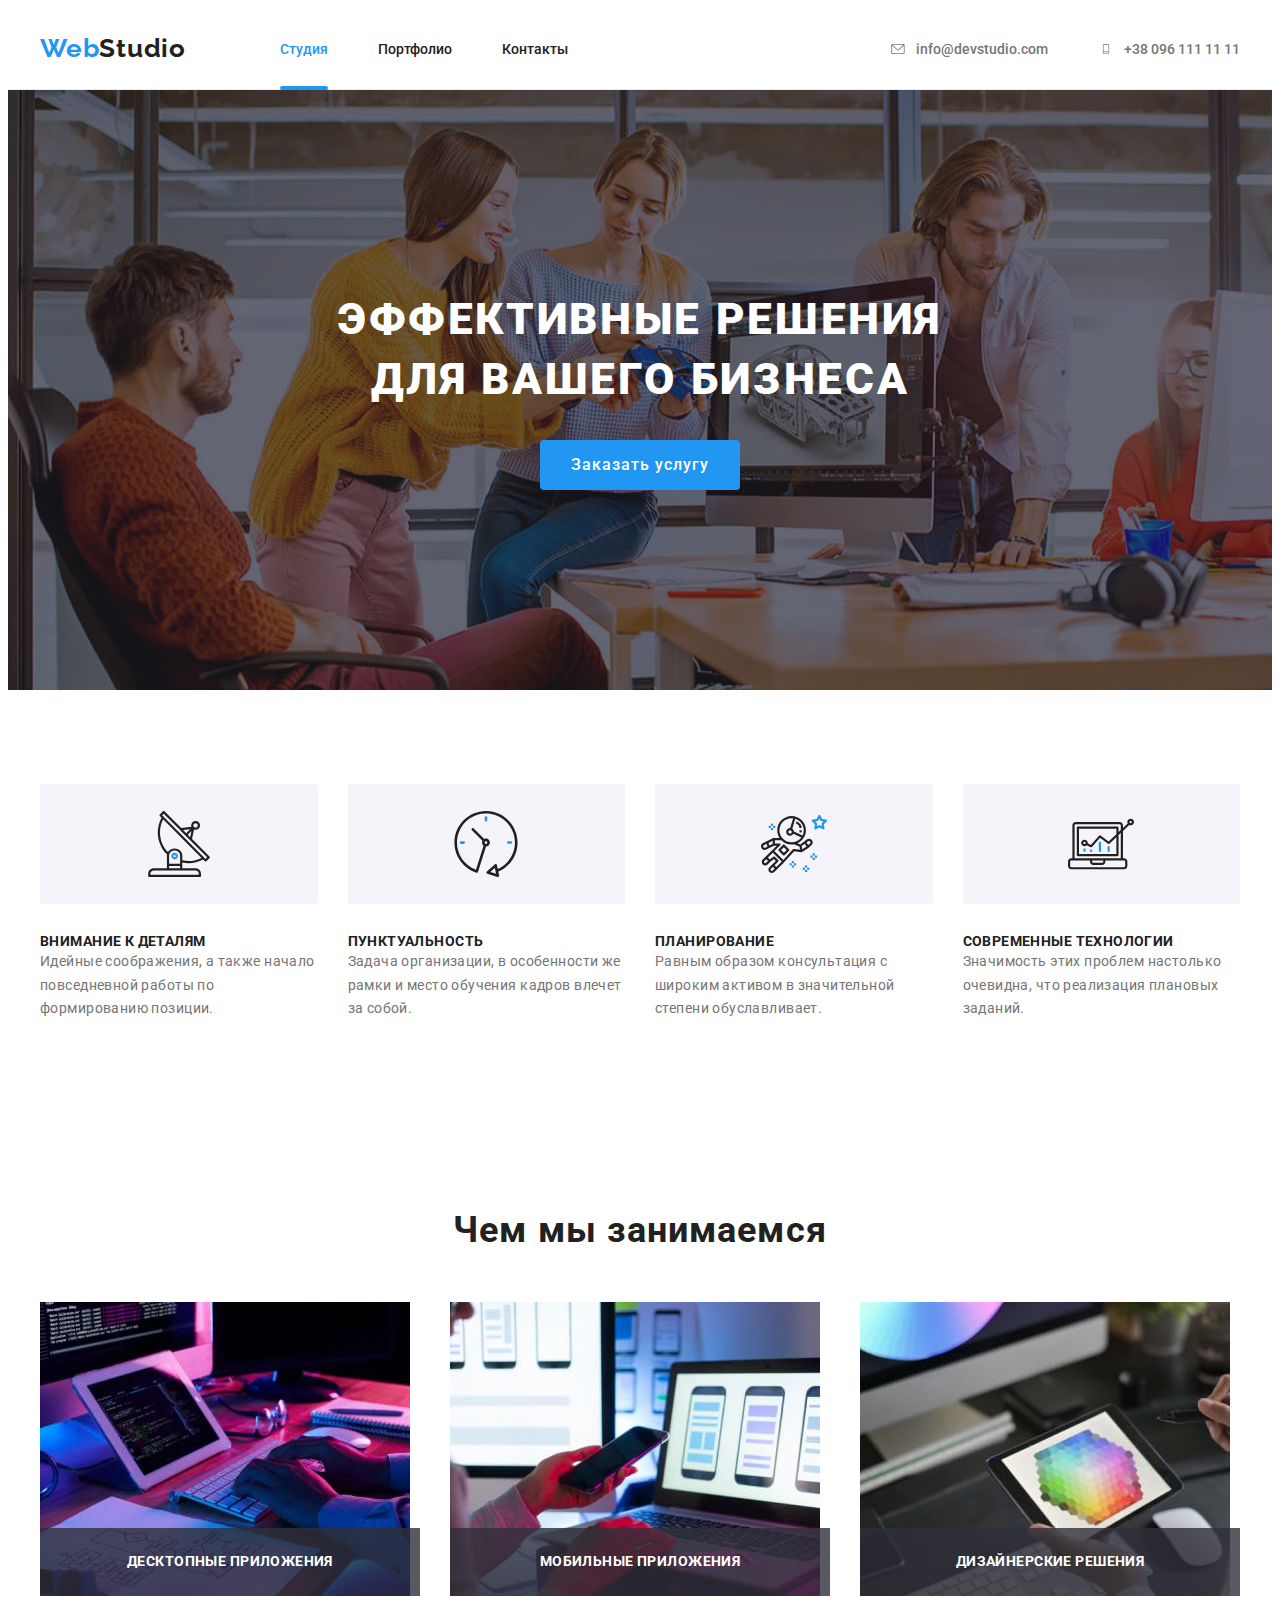
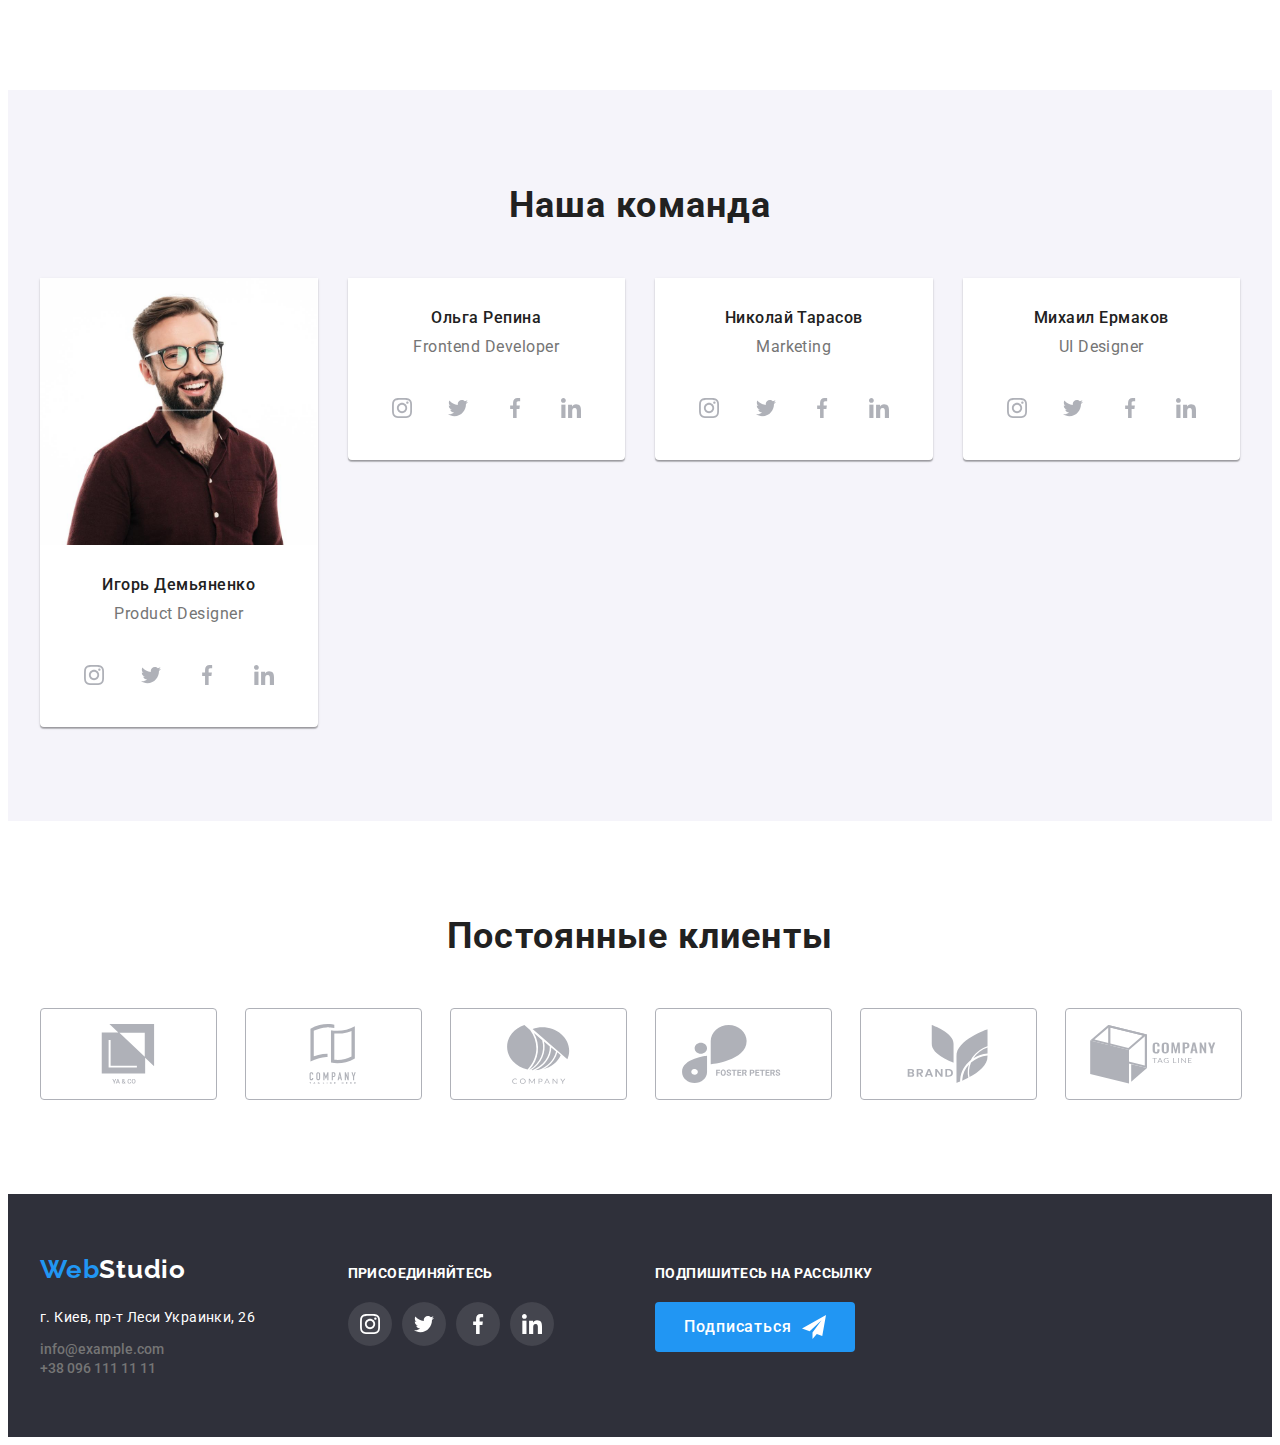
<file: index.html>
<!DOCTYPE html>
<html lang="ru">

<head>
  <meta charset="UTF-8" />
  <meta http-equiv="X-UA-Compatible" content="IE=edge" />
  <meta name="viewport" content="width=device-width, initial-scale=1.0" />
  <title>главная</title>
  <link rel="preconnect" href="https://fonts.gstatic.com" />
  <link href="https://fonts.googleapis.com/css2?family=Raleway:wght@700&family=Roboto:wght@400;500;700;900&display=swap"
    rel="stylesheet" />
  <link rel="stylesheet" href="https://cdnjs.cloudflare.com/ajax/libs/modern-normalize/1.0.0/modern-normalize.min.css"
    integrity="sha512-ISS7cAi1PEhQ8jnbJpJZMd29NlhNj4AWYyLOSp2CE/CsHxTCu+r+t0D2yoJudVrd0/8fTVPUVDzY5Tvli75u/g=="
    crossorigin="anonymous" />
  <link rel="stylesheet" href="https://cdnjs.cloudflare.com/ajax/libs/animate.css/4.1.1/animate.min.css" />
  <link rel="stylesheet" href="./css/main.min.css" />
</head>

<body>
  <header class="header">
    <div class="container header__box">
      <nav class="navigation">
        <div class="nav__logo">
          <a href="./index.html" class="logo">
            <span class="logo__part">Web</span>Studio
          </a>
        </div>
        <ul class="menu__nav">
          <li class="menu__item">
            <a href="./index.html" class="menu__link current">Студия</a>
          </li>
          <li class="menu__item">
            <a href="./portfolio.html" class="menu__link">Портфолио</a>
          </li>
          <li class="menu__item">
            <a href="" class="menu__link">Контакты</a>
          </li>
        </ul>
      </nav>
      <button type="button" class="header__menu-btn" data-menu-button>
        <svg class="header__menu-btn__icon">
          <use href=./images/sprite.svg#menu></use>
        </svg>
      </button>
      <ul class="contact">
        <li class="menu__item">
          <a href="mailto:info@devstudio.com" class="link">
            <svg class="contact__menu-icon">
              <use href="./images/sprite.svg#envelope"></use>
            </svg>info@devstudio.com
          </a>
        </li>
        <li class="menu__item">
          <a href="tel:+380961111111" class="link">
            <svg class="contact__menu-icon">
              <use href="./images/sprite.svg#vector"></use>
            </svg>+38 096 111 11 11
          </a>
        </li>
      </ul>
    </div>
    <div class="mobile-menu" data-menu>
      <button class="mobile-menu__close" data-menu-close>
          <svg class="mobile-menu__close-icon">
              <use href="./images/sprite.svg#cross"></use>
          </svg>
      </button>
      <ul class="mobile-menu__list">
          <li class="mobile-menu__item">
              <a href="" class="mobile-menu__link">Студия</a>
          </li>
          <li class="mobile-menu__item">
              <a href="" class="mobile-menu__link">Портфолио</a>
          </li>
          <li class="mobile-menu__item">
              <a href="" class="mobile-menu__link">Контакты</a>
          </li>        
      </ul>
      <ul class="mobile-menu__adress">
        <li class="mobile-menu__adress-item">
          <a href="tel:+380961111111" class="mobile-menu__adress-link">+38 096 111 11 11</a>
        </li>
        <li class="mobile-menu__adress-item">
          <a href="mailto:info@devstudio.com" class="mobile-menu__adress-mail">info@devstudio.com</a>
        </li>
      </ul>
      <ul class="mobile-menu__social-list">
        <li class="mobile-menu__social-item">
          <a href="" class="mobile-menu__social-link">Instagram</a>
        </li>
        <li class="mobile-menu__social-item">
          <a href="" class="mobile-menu__social-link">Twitter</a>
        </li>
        <li class="mobile-menu__social-item">
          <a href="" class="mobile-menu__social-link">Facebook</a>
        </li>
        <li class="mobile-menu__social-item">
          <a href="" class="mobile-menu__social-link">LinkedIn</a>
        </li>        
      </ul>
  </div>
  </header>
  <main>
    <section class="hero">
      <div class="container">
        <h1 class="hero__titel">Эффективные решения для вашего бизнеса</h1>
        <button type="button" class="button" data-modal-open>
          Заказать услугу
        </button>
      </div>
    </section>
    <section class="section">
      <div class="container">
        <ul class="adv">
          <li class="adv__item">
            <div class="avd__icon-box">
              <svg class="avd__icon">
                <use href="./images/sprite.svg#antenna"></use>
              </svg>
            </div>
            <h3 class="avd__title">Внимание к деталям</h3>
            <p class="avd__indent">
              Идейные соображения, а также начало повседневной работы по
              формированию позиции.
            </p>
          </li>
          <li class="adv__item">
            <div class="avd__icon-box">
              <svg class="avd__icon">
                <use href="./images/sprite.svg#clock"></use>
              </svg>
            </div>
            <h3 class="avd__title">Пунктуальность</h3>
            <p class="avd__indent">
              Задача организации, в особенности же рамки и место обучения
              кадров влечет за собой.
            </p>
          </li>
          <li class="adv__item">
            <div class="avd__icon-box">
              <svg class="avd__icon">
                <use href="./images/sprite.svg#astronaut"></use>
              </svg>
            </div>
            <h3 class="avd__title">Планирование</h3>
            <p class="avd__indent">
              Равным образом консультация с широким активом в значительной
              степени обуславливает.
            </p>
          </li>
          <li class="adv__item">
            <div class="avd__icon-box">
              <svg class="avd__icon">
                <use href="./images/sprite.svg#diagram"></use>
              </svg>
            </div>
            <h3 class="avd__title">Современные технологии</h3>
            <p class="avd__indent">
              Значимость этих проблем настолько очевидна, что реализация
              плановых заданий.
            </p>
          </li>
        </ul>
      </div>
    </section>
    <section class="section our-work_section">
      <div class="container">
        <h2 class="container__title">Чем мы занимаемся</h2>
        <ul class="our-work">
          <li class="our-work__item">
            <img src="./images/work/img1.jpg" alt="пример работы 3" width="370" />          
            <div class="our-work__box">
              <p class="our-work__text">Десктопные приложения</p>
            </div>
          </li>
          <li class="our-work__item">
            <img src="./images/work/img2.jpg" alt="пример работы 2" width="370" />
            <div class="our-work__box">
              <p class="our-work__text">Мобильные приложения</p>
            </div>
          </li>
          <li class="our-work__item">
            <img src="./images/work/img3.jpg" alt="пример работы 3" width="370" />
            <div class="our-work__box">
              <p class="our-work__text">Дизайнерские решения</p>
            </div>
          </li>
        </ul>
      </div>
    </section>
    <section class="our-team section">
      <div class="container">
        <h2 class="container__title">Наша команда</h2>
        <ul class="our-team__container">
          <li class="our-team__item">
            <div class="our-team__box">
              <picture>
                <source
                    srcset="./images/our-team/des/igor1x.webp 1x, ./images/our-team/des/igor2x.webp 2x"
                    media="(min-width: 1200px)" type="image/webp">
                <source
                    srcset="./images/our-team/des/igor1x.jpg 1x, ./images/our-team/des/igor2x.jpg 2x"
                    media="(min-width: 1200px)">

                <source
                    srcset="./images/our-team/tab/webp/img.webp 1x, ./images/our-team/tab/webp/img@2x.webp 2x"
                    media="(min-width: 768px)" type="image/webp">
                <source
                    srcset="./images/our-team/tab/img.jpg 1x, ./images/our-team/tab/img@2x.jpg 2x"
                    media="(min-width: 768px)">

                <source
                    srcset="./images/our-team/mob/webp/img.webp 1x, ./images/our-team/mob/webp/img@2x.webp 2x"
                    media="(min-width: 480px)" type="image/webp">
                <source
                    srcset="./images/our-team/mob/igor.jpg 1x, ./images/our-team/mob/igor@2x.jpg 2x"
                    media="(min-width: 480px)">    

                <img class="our-team__img" src="images/our-team/des/igor1x.jpg" alt="Игорь Демьяненко">
            </picture>             
              <h3 class="our-team__name">Игорь Демьяненко</h3>
              <p lang="en" class="our-team__work">Product Designer</p>
              <ul class="social__list">
                <li class="social__item">
                  <a href="" class="social__link">
                    <svg class="social__icon">
                      <use href="./images/sprite.svg#instagram"></use>
                    </svg>
                  </a>
                </li>
                <li class="social__item">
                  <a href="" class="social__link">
                    <svg class="social__icon">
                      <use href="./images/sprite.svg#twitter"></use>
                    </svg>
                  </a>
                </li>
                <li class="social__item">
                  <a href="" class="social__link">
                    <svg class="social__icon">
                      <use href="./images/sprite.svg#facebook"></use>
                    </svg>
                  </a>
                </li>
                <li class="social__item">
                  <a href="" class="social__link">
                    <svg class="social__icon">
                      <use href="./images/sprite.svg#linkedin"></use>
                    </svg>
                  </a>
                </li>
              </ul>
            </div>
          </li>
          <li class="our-team__item">
            <div class="our-team__box">
              <picture>
                <source
                    srcset="./images/our-team/des/olha1x.webp 1x, ./images/our-team/des/olha2x.webp 2x"
                    media="(min-width: 1200px)" type="image/webp">
                <source
                    srcset="./images/our-team/des/olha1x.jpg 1x, ./images/our-team/des/olha2x.jpg2x 2x"
                    media="(min-width: 1200px)">

                <source
                    srcset="./images/our-team/tab/webp/img-1.webp 1x, ./images/our-team/tab/webp/img@2x-1.webp 2x"
                    media="(min-width: 768px)" type="image/webp">
                <source
                    srcset="./images/our-team/tab/img-1.jpg 1x, ./images/our-team/tab/img@2x-1.jpg2x 2x"
                    media="(min-width: 768px)">

                <source
                    srcset="./images/our-team/mob/webp/img-1.webp 1x, ./images/our-team/mob/webp/img@2x-1.webp 2x"
                    media="(min-width: 480px)" type="image/webp">
                <source
                    srcset="./images/our-team/mob/img-1.jpg 1x, ./images/our-team/mob/img@2x-1.jpg 2x"
                    media="(min-width: 480px)">    

                    <img class="our-team__img" src="./images/our-team/des/olha1x.jpg" alt="Ольга Репина">
            </picture>              
              <h3 class="our-team__name">Ольга Репина</h3>
              <p lang="en" class="our-team__work">Frontend Developer</p>
              <ul class="social__list">
                <li class="social__item">
                  <a href="" class="social__link">
                    <svg class="social__icon">
                      <use href="./images/sprite.svg#instagram"></use>
                    </svg>
                  </a>
                </li>
                <li class="social__item">
                  <a href="" class="social__link">
                    <svg class="social__icon">
                      <use href="./images/sprite.svg#twitter"></use>
                    </svg>
                  </a>
                </li>
                <li class="social__item">
                  <a href="" class="social__link">
                    <svg class="social__icon">
                      <use href="./images/sprite.svg#facebook"></use>
                    </svg>
                  </a>
                </li>
                <li class="social__item">
                  <a href="" class="social__link">
                    <svg class="social__icon">
                      <use href="./images/sprite.svg#linkedin"></use>
                    </svg>
                  </a>
                </li>
              </ul>
            </div>
          </li>
          <li class="our-team__item">
            <div class="our-team__box">
              <picture>
                <source
                    srcset="./images/our-team/des/nikolay1x.webp 1x, ./images/our-team/des/nikolay2x.webp 2x"
                    media="(min-width: 1200px)" type="image/webp">
                <source
                    srcset="./images/our-team/des/nikolay1x.jpg 1x, ./images/our-team/des/nikolay2x.jpg 2x"
                    media="(min-width: 1200px)">

                <source
                    srcset="./images/our-team/tab/webp/img-2.webp 1x, ./images/our-team/tab/webp/img@2x-2.webp 2x"
                    media="(min-width: 768px)" type="image/webp">
                <source
                    srcset="./images/our-team/tab/img-2.jpg 1x, ./images/our-team/tab/img@2x.jpg 2x"
                    media="(min-width: 768px)">

                <source
                    srcset="./images/our-team/mob/webp/img-2.webp 1x, ./images/our-team/mob/webp/img@2x-2.webp 2x"
                    media="(min-width: 480px)" type="image/webp">
                <source
                    srcset="./images/our-team/mob/img-2.jpg 1x, ./images/our-team/mob/img@2x-2.jpg 2x"
                    media="(min-width: 480px)">    

                    <img class="our-team__img" src="./images/our-team/des/nikolay2x.jpg" alt="Николай Тарасов">
              </picture>              
              <h3 class="our-team__name">Николай Тарасов</h3>
              <p lang="en" class="our-team__work">Marketing</p>
              <ul class="social__list">
                <li class="social__item">
                  <a href="" class="social__link">
                    <svg class="social__icon">
                      <use href="./images/sprite.svg#instagram"></use>
                    </svg>
                  </a>
                </li>
                <li class="social__item">
                  <a href="" class="social__link">
                    <svg class="social__icon">
                      <use href="./images/sprite.svg#twitter"></use>
                    </svg>
                  </a>
                </li>
                <li class="social__item">
                  <a href="" class="social__link">
                    <svg class="social__icon">
                      <use href="./images/sprite.svg#facebook"></use>
                    </svg>
                  </a>
                </li>
                <li class="social__item">
                  <a href="" class="social__link">
                    <svg class="social__icon">
                      <use href="./images/sprite.svg#linkedin"></use>
                    </svg>
                  </a>
                </li>
              </ul>
            </div>
          </li>
          <li class="our-team__item">
            <div class="our-team__box">
              <picture>
                <source
                    srcset="./images/our-team/des/mihail1x.webp 1x, ./images/our-team/des/mihail2x.webp 2x"
                    media="(min-width: 1200px)" type="image/webp">
                <source
                    srcset="./images/our-team/des/mihail1x.jpg 1x, ./images/our-team/des/mihail2x.jpg 2x"
                    media="(min-width: 1200px)">

                <source
                    srcset="./images/our-team/tab/webp/img-3.webp 1x, ./images/our-team/tab/webp/img@2x-3.webp 2x"
                    media="(min-width: 768px)" type="image/webp">
                <source
                    srcset="./images/our-team/tab/img-3.jpg 1x, ./images/our-team/tab/img@2x-3.jpg 2x"
                    media="(min-width: 768px)">

                <source
                    srcset="./images/our-team/mob/webp/img-3.webp 1x, ./images/our-team/mob/webp/img@2x-3.webp 2x"
                    media="(min-width: 480px)" type="image/webp">
                <source
                    srcset="./images/our-team/mob/img-3.jpg 1x, ./images/our-team/mob/img@2x-3.jpg 2x"
                    media="(min-width: 480px)">    

                    <img class="our-team__img" src="./images/our-team/des/mihail2x.jpg" alt="Михаил Ермаков">
              </picture>              
              <h3 class="our-team__name">Михаил Ермаков</h3>
              <p lang="en" class="our-team__work">UI Designer</p>
              <ul class="social__list">
                <li class="social__item">
                  <a href="" class="social__link">
                    <svg class="social__icon">
                      <use href="./images/sprite.svg#instagram"></use>
                    </svg>
                  </a>
                </li>
                <li class="social__item">
                  <a href="" class="social__link">
                    <svg class="social__icon">
                      <use href="./images/sprite.svg#twitter"></use>
                    </svg>
                  </a>
                </li>
                <li class="social__item">
                  <a href="" class="social__link">
                    <svg class="social__icon">
                      <use href="./images/sprite.svg#facebook"></use>
                    </svg>
                  </a>
                </li>
                <li class="social__item">
                  <a href="" class="social__link">
                    <svg class="social__icon">
                      <use href="./images/sprite.svg#linkedin"></use>
                    </svg>
                  </a>
                </li>
              </ul>
            </div>  
          </li>
        </ul>
      </div>
    </section>
    <section class="clients section">
      <div class="container">
        <h2 class="container__title">Постоянные клиенты</h2>
        <ul class="clients__list">
          <li class="clients__item">
            <a href="" class="clients__link">
              <svg class="clients__icon">
                <use href="./images/sprite.svg#yaco"></use>
              </svg>
            </a>
          </li>
          <li class="clients__item">
            <a href="" class="clients__link">
              <svg class="clients__icon">
                <use href="./images/sprite.svg#company"></use>
              </svg>
            </a>
          </li>
          <li class="clients__item">
            <a href="" class="clients__link">
              <svg class="clients__icon">
                <use href="./images/sprite.svg#group2"></use>
              </svg>
            </a>
          </li>
          <li class="clients__item">
            <a href="" class="clients__link">
              <svg class="clients__icon">
                <use href="./images/sprite.svg#group"></use>
              </svg>
            </a>
          </li>
          <li class="clients__item">
            <a href="" class="clients__link">
              <svg class="clients__icon">
                <use href="./images/sprite.svg#brand"></use>
              </svg>
            </a>
          </li>
          <li class="clients__item">
            <a href="" class="clients__link">
              <svg class="clients__icon">
                <use href="./images/sprite.svg#Object"></use>
              </svg>
            </a>
          </li>
        </ul>
      </div>
    </section>
  </main>
  <footer class="footer">
    <div class="container footer__box">
      <div class="footer__box-first footer__box">
        <div class="footer__box-second">
        <div class="to-logo2">
          <a href="./index.html" class="logo2"><span class="logo__part">Web</span>Studio</a>
        </div>
        <address class="address">г. Киев, пр-т Леси Украинки, 26</address>
        <address>
          <ul class="menu">
            <li class="menu__item">
              <a href="mailto:info@example.com" class="link2">info@example.com</a>
            </li>
            <li class="menu__item">
              <a href="tel:+380961111111" class="link2">+38 096 111 11 11</a>
            </li>
          </ul>
        </address>
        </div>
        <div class="footer__box-second padding__box">
        <b class="footer__title">присоединяйтесь</b>
        <ul class="footer__social__list">
          <li class="footer__social__item">
            <a href="" class="footer__social__link">
              <svg class="footer__social__icon">
                <use href="./images/sprite.svg#instagram"></use>
              </svg>
            </a>
          </li>
          <li class="footer__social__item">
            <a href="" class="footer__social__link">
              <svg class="footer__social__icon">
                <use href="./images/sprite.svg#twitter"></use>
              </svg>
            </a>
          </li>
          <li class="footer__social__item">
            <a href="" class="footer__social__link">
              <svg class="footer__social__icon">
                <use href="./images/sprite.svg#facebook"></use>
              </svg>
            </a>
          </li>
          <li class="footer__social__item">
            <a href="" class="footer__social__link">
              <svg class="footer__social__icon">
                <use href="./images/sprite.svg#linkedin"></use>
              </svg>
            </a>
          </li>
        </ul>
        </div>
      </div>
      <div class="footer__box-first padding__box">
        <form action="#" class="footer__form">
        <b class="footer__title">Подпишитесь на рассылку</b>
        <div class="footer__form__box">
          <button type="submit" class="footer__form__btn button">
            Подписаться
            <svg class="footer__btn__icon">
              <use href="./images/sprite.svg#send"></use>
            </svg>
          </button>
        </div>
        </form>
      </div>  
    </div>
  </footer>
  <div class="backdrop is-hidden" data-modal>
    <div class="modal">
      <button class="close__btn" type="button" data-modal-close>
        <svg class="close__btn__icon">
          <use href="./images/sprite.svg#cross"></use>
        </svg>
      </button>
      <form action="#" class="modal__form">
        <b class="modal__title">Оставьте свои данные, мы вам перезвоним</b>
        <label class="modal__form__field">
          <span class="modal__form__text">Имя</span>
          <span class="modal__form__wrapper">
            <input type="text" class="modal__form__input" name="user-name" required />
            <svg class="modal__form__icon">
              <use href="./images/sprite.svg#body"></use>
            </svg>
          </span>
        </label>
        <label class="modal__form__field">
          <span class="modal__form__text">Телефон</span>
          <span class="modal__form__wrapper">
            <input type="tel" class="modal__form__input" name="user-namber" required />
            <svg class="modal__form__icon">
              <use href="./images/sprite.svg#tele"></use>
            </svg>
          </span>
        </label>
        <label class="modal__form__field">
          <span class="modal__form__text">Почта</span>
          <span class="modal__form__wrapper">
            <input type="email" class="modal__form__input" name="user-e-mail" required />
            <svg class="modal__form__icon">
              <use href="./images/sprite.svg#envelope"></use>
            </svg>
          </span>
        </label>
        <label class="modal__form__field">
          <span class="modal__form__text">Комментарий</span>
          <textarea name="user-message" class="modal__form__message" placeholder="Введите текст"></textarea>
        </label>
        <input type="checkbox" name="user-policy" id="user-policy" class="modal__form__term visually-hidden" />
        <label for="user-policy" class="modal__form__desc">
          <svg class="checkbox__icon">
            <use href="./images/sprite.svg#mark"></use>
          </svg>
          Соглашаюсь с рассылкой и принимаю &nbsp;
          <a class="modal__form__link" href="">Условия договора</a></label>
        <button type="submit" class="modal__form__btn button">Отправить</button>
      </form>
    </div>
  </div>
  <script src="./js/modal.js"></script>
  <script src="./js/menu.js"></script>
</body>

</html>
</file>
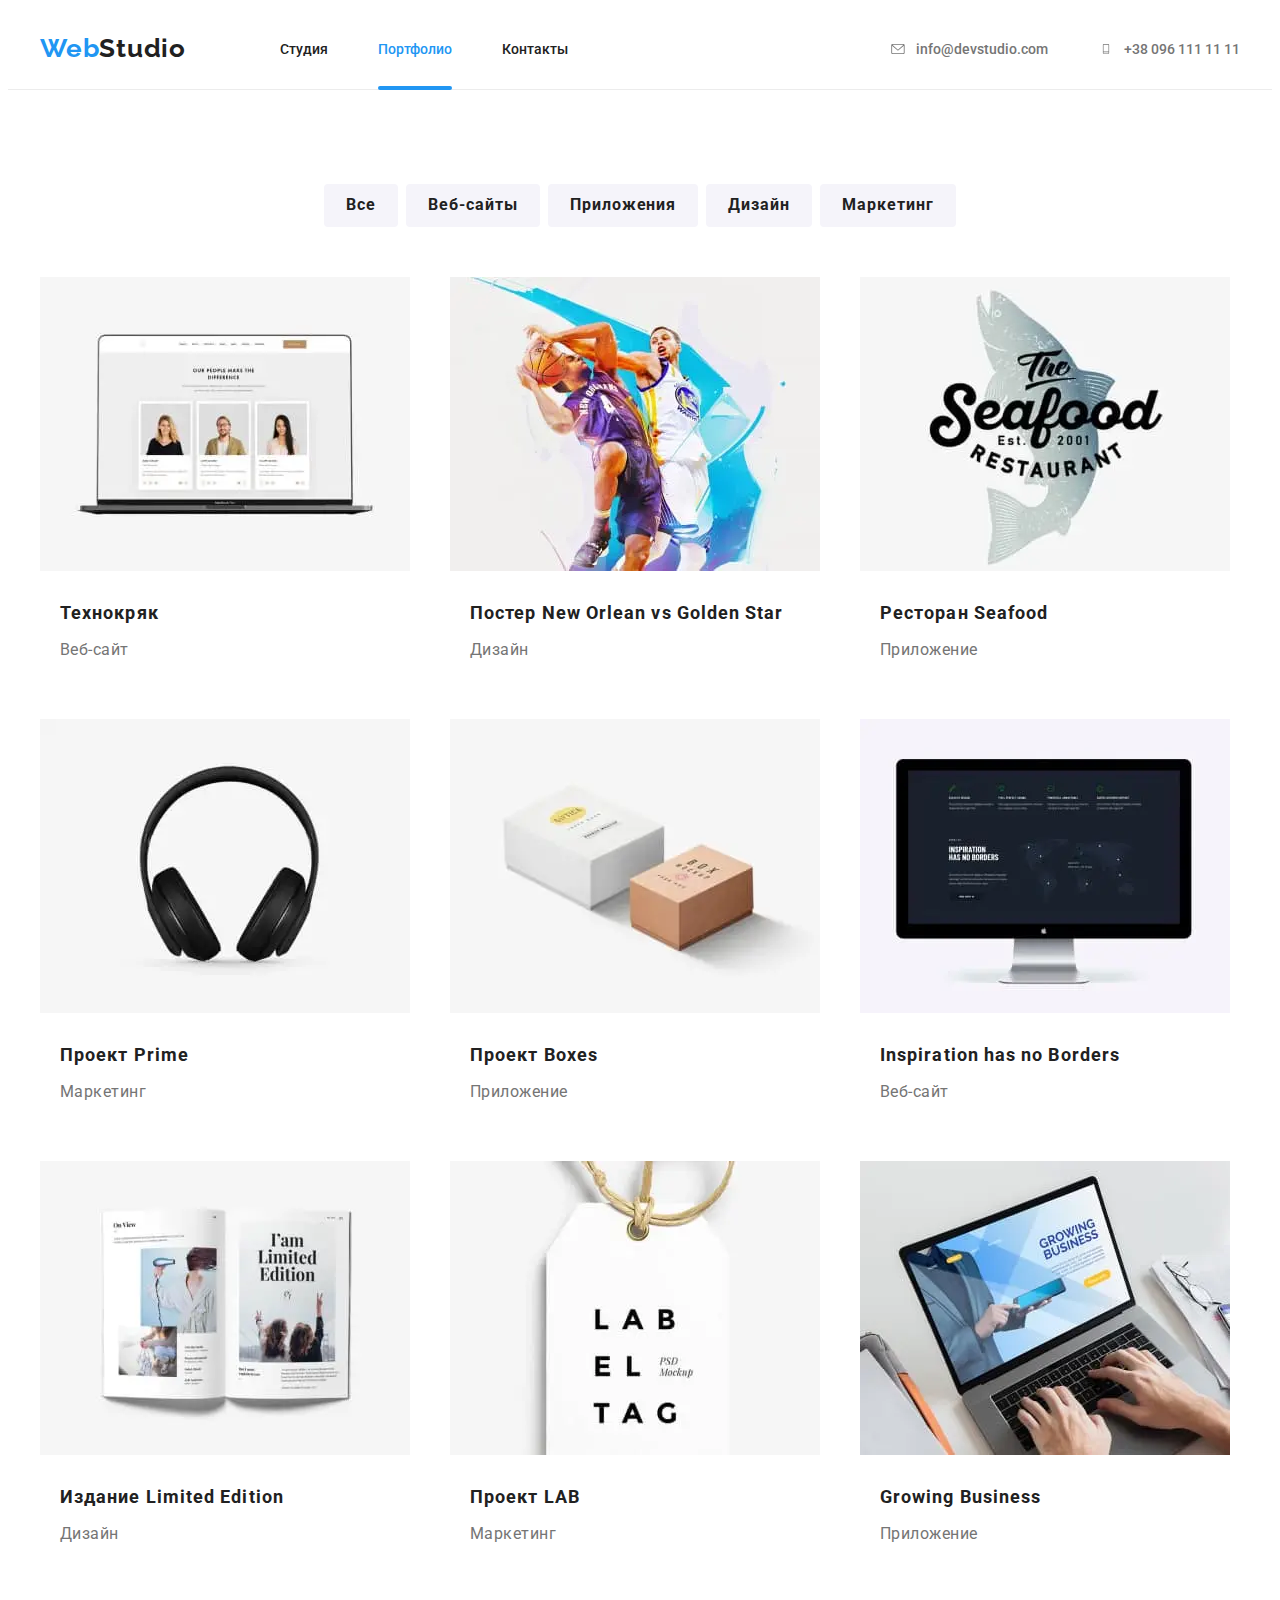
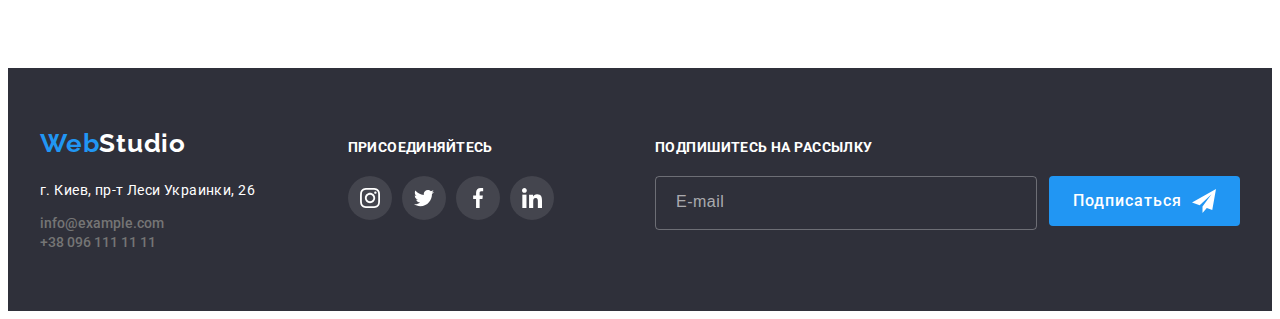
<file: portfolio.html>
<!DOCTYPE html>
<html lang="ru">
<head>
  <meta charset="UTF-8" />
  <meta http-equiv="X-UA-Compatible" content="IE=edge" />
  <meta name="viewport" content="width=device-width, initial-scale=1.0" />
  <title>главная</title>
  <link rel="preconnect" href="https://fonts.gstatic.com" />
  <link href="https://fonts.googleapis.com/css2?family=Raleway:wght@700&family=Roboto:wght@400;500;700&display=swap"
    rel="stylesheet" />
  <link rel="stylesheet" href="https://cdnjs.cloudflare.com/ajax/libs/modern-normalize/1.0.0/modern-normalize.min.css"
    integrity="sha512-ISS7cAi1PEhQ8jnbJpJZMd29NlhNj4AWYyLOSp2CE/CsHxTCu+r+t0D2yoJudVrd0/8fTVPUVDzY5Tvli75u/g=="
    crossorigin="anonymous" />
  <link rel="stylesheet" href="./css/main.min.css" />
</head>
<body>
  <header class="header">
    <div class="container header__box">
      <nav class="navigation">
        <div class="nav__logo">
          <a href="./index.html" class="logo">
            <span class="logo__part">Web</span>Studio
          </a>
        </div>
        <ul class="menu__nav">
          <li class="menu__item">
            <a href="./index.html" class="menu__link">Студия</a>
          </li>
          <li class="menu__item">
            <a href="./portfolio.html" class="menu__link current">Портфолио</a>
          </li>
          <li class="menu__item">
            <a href="" class="menu__link">Контакты</a>
          </li>
        </ul>
      </nav>
      <button type="button" class="header__menu-btn" data-menu-button>
        <svg class="header__menu-btn__icon">
          <use href=./images/sprite.svg#menu></use>
        </svg>
      </button>
      <ul class="contact">
        <li class="menu__item">
          <a href="mailto:info@devstudio.com" class="link">
            <svg class="contact__menu-icon">
              <use href="./images/sprite.svg#envelope"></use>
            </svg>info@devstudio.com
          </a>
        </li>
        <li class="menu__item">
          <a href="tel:+380961111111" class="link">
            <svg class="contact__menu-icon">
              <use href="./images/sprite.svg#vector"></use>
            </svg>+38 096 111 11 11
          </a>
        </li>
      </ul>
    </div>
    <div class="mobile-menu" data-menu>
      <button class="mobile-menu__close" data-menu-close>
          <svg class="mobile-menu__close-icon">
              <use href="./images/sprite.svg#cross"></use>
          </svg>
      </button>
      <ul class="mobile-menu__list">
          <li class="mobile-menu__item">
              <a href="" class="mobile-menu__link">Студия</a>
          </li>
          <li class="mobile-menu__item">
              <a href="" class="mobile-menu__link">Портфолио</a>
          </li>
          <li class="mobile-menu__item">
              <a href="" class="mobile-menu__link">Контакты</a>
          </li>        
      </ul>
      <ul class="mobile-menu__adress">
        <li class="mobile-menu__adress-item">
          <a href="tel:+380961111111" class="mobile-menu__adress-link">+38 096 111 11 11</a>
        </li>
        <li class="mobile-menu__adress-item">
          <a href="mailto:info@devstudio.com" class="mobile-menu__adress-mail">info@devstudio.com</a>
        </li>
      </ul>
      <ul class="mobile-menu__social-list">
        <li class="mobile-menu__social-item">
          <a href="" class="mobile-menu__social-link">Instagram</a>
        </li>
        <li class="mobile-menu__social-item">
          <a href="" class="mobile-menu__social-link">Twitter</a>
        </li>
        <li class="mobile-menu__social-item">
          <a href="" class="mobile-menu__social-link">Facebook</a>
        </li>
        <li class="mobile-menu__social-item">
          <a href="" class="mobile-menu__social-link">LinkedIn</a>
        </li>        
      </ul>
  </div>
  </header>
  <main>
    <section class="section">
      <div class="container">
        <H2 class="portfolio__hero__title">Hero</H2>
        <ul class="portfolio__hero_list">
          <li class="portfolio__hero__item">
            <button type="button" class="portfolio__hero__btn">Все</button>
          </li>
          <li class="portfolio__hero__item">
            <button type="button" class="portfolio__hero__btn">Веб-сайты</button>
          </li>
          <li class="portfolio__hero__item">
            <button type="button" class="portfolio__hero__btn">Приложения</button>
          </li>
          <li class="portfolio__hero__item">
            <button type="button" class="portfolio__hero__btn">Дизайн</button>
          </li>
          <li class="portfolio__hero__item">
            <button type="button" class="portfolio__hero__btn">Маркетинг</button>
          </li>
        </ul>
        <ul class="cat__list">
          <li class="cat__item">
            <a href="" class="cat__link">
              <div class="cat__link__box">
                <picture>
                  <source
                      srcset="./images/portfolio/des/p1.webp 1x, ./images/portfolio/des/p1@2x.webp 2x"
                      media="(min-width: 1200px)" type="image/webp">
                  <source
                      srcset="./images/portfolio/tab/p1.jpg 1x, ./images/portfolio/tab/p1@2x.jpg 2x"
                      media="(min-width: 1200px)">
  
                  <source
                      srcset="./images/portfolio/tab/p-tablet1.webp 1x, ./images/portfolio/tab/p-tablet1@2x.webp 2x"
                      media="(min-width: 768px)" type="image/webp">
                  <source
                      srcset="./images/portfolio/tab/p-tablet1.jpg 1x, ./images/portfolio/tab/p-tablet1@2x.jpg 2x"
                      media="(min-width: 768px)">
  
                  <source
                      srcset="./images/portfolio/mob/p-mobile1.webp 1x, ./images/portfolio/mob/p-mobile1@2x.webp 2x"
                      media="(min-width: 480px)" type="image/webp">
                  <source
                      srcset="./images/portfolio/mob/p-mobile1.jpg 1x, ./images/portfolio/mob/p-mobile1@2x.jpg 2x"
                      media="(min-width: 480px)">    
  
                      <img src="./images/portfolio/des/p1.jpg" alt="Технокряк" width="370">
                </picture>                
                <div class="cat__meta">
                  <p class="cat__meta__text">Технокряк это современная площадка распространения коронавируса. Компании
                    используют эту платформу для цифрового шпионажа и атак на защищённые сервера конкурентов.</p>                
                </div>
              </div>  
              <div class="box__title">
                <h2 class="box__title__cat">Технокряк</h2>
                <p class="box__text__cat">Веб-сайт</p>
              </div>
            </a>
          </li>
          <li class="cat__item">
            <a href="" class="cat__link">
              <div class="cat__link__box">
                <picture>
                  <source
                      srcset="./images/portfolio/des/p2.webp 1x, ./images/portfolio/des/p2@2x.webp 2x"
                      media="(min-width: 1200px)" type="image/webp">
                  <source
                      srcset="./images/portfolio/tab/p2.jpg 1x, ./images/portfolio/tab/p2@2x.jpg 2x"
                      media="(min-width: 1200px)">
  
                  <source
                      srcset="./images/portfolio/tab/p-tablet2.webp 1x, ./images/portfolio/tab/p-tablet2@2x.webp 2x"
                      media="(min-width: 768px)" type="image/webp">
                  <source
                      srcset="./images/portfolio/tab/p-tablet2.jpg 1x, ./images/portfolio/tab/p-tablet2@2x.jpg 2x"
                      media="(min-width: 768px)">
  
                  <source
                      srcset="./images/portfolio/mob/p-mobile2.webp 1x, ./images/portfolio/mob/p-mobile2@2x.webp 2x"
                      media="(min-width: 480px)" type="image/webp">
                  <source
                      srcset="./images/portfolio/mob/p-mobile2.jpg 1x, ./images/portfolio/mob/p-mobile2@2x.jpg 2x"
                      media="(min-width: 480px)">    
  
                      <img src="./images/portfolio/des/p2.jpg" alt="Постер New Orlean vs Golden Star" width="370">
                </picture>                
                <div class="cat__meta">
                  <p class="cat__meta__text">Технокряк это современная площадка распространения коронавируса. Компании
                    используют эту платформу для цифрового шпионажа и атак на защищённые сервера конкурентов.</p>
                </div>
              </div>
              <div class="box__title">
                <h2 class="box__title__cat">Постер New Orlean vs Golden Star</h2>
                <p class="box__text__cat">Дизайн</p>
              </div>
            </a>
          </li>
          <li class="cat__item">
            <a href="" class="cat__link">
              <div class="cat__link__box">
                <picture>
                  <source
                      srcset="./images/portfolio/des/p3.webp 1x, ./images/portfolio/des/p3@2x.webp 2x"
                      media="(min-width: 1200px)" type="image/webp">
                  <source
                      srcset="./images/portfolio/tab/p3.jpg 1x, ./images/portfolio/tab/p3@2x.jpg 2x"
                      media="(min-width: 1200px)">
  
                  <source
                      srcset="./images/portfolio/tab/p-tablet3.webp 1x, ./images/portfolio/tab/p-tablet3@2x.webp 2x"
                      media="(min-width: 768px)" type="image/webp">
                  <source
                      srcset="./images/portfolio/tab/p-tablet3.jpg 1x, ./images/portfolio/tab/p-tablet3@2x.jpg 2x"
                      media="(min-width: 768px)">
  
                  <source
                      srcset="./images/portfolio/mob/p-mobile3.webp 1x, ./images/portfolio/mob/p-mobile3@2x.webp 2x"
                      media="(min-width: 480px)" type="image/webp">
                  <source
                      srcset="./images/portfolio/mob/p-mobile3.jpg 1x, ./images/portfolio/mob/p-mobile3@2x.jpg 2x"
                      media="(min-width: 480px)">    
  
                  <img src="./images/portfolio/des/p3.jpg" alt="Ресторан Seafood" width="370">
                </picture>                
                <div class="cat__meta">
                  <p class="cat__meta__text">Технокряк это современная площадка распространения коронавируса. Компании
                    используют эту платформу для цифрового шпионажа и атак на защищённые сервера конкурентов.</p>
                </div>
              </div>
              <div class="box__title">
                <h2 class="box__title__cat">Ресторан Seafood</h2>
                <p class="box__text__cat">Приложение</p>
              </div>
            </a>
          </li>
          <li class="cat__item">
            <a href="" class="cat__link">
              <div class="cat__link__box">
                <picture>
                  <source
                      srcset="./images/portfolio/des/p4.webp 1x, ./images/portfolio/des/p4@2x.webp 2x"
                      media="(min-width: 1200px)" type="image/webp">
                  <source
                      srcset="./images/portfolio/tab/p4.jpg 1x, ./images/portfolio/tab/p4@2x.jpg 2x"
                      media="(min-width: 1200px)">
  
                  <source
                      srcset="./images/portfolio/tab/p-tablet4.webp 1x, ./images/portfolio/tab/p-tablet4@2x.webp 2x"
                      media="(min-width: 768px)" type="image/webp">
                  <source
                      srcset="./images/portfolio/tab/p-tablet4.jpg 1x, ./images/portfolio/tab/p-tablet4@2x.jpg  2x"
                      media="(min-width: 768px)">
  
                  <source
                      srcset="./images/portfolio/mob/p-mobile4.webp 1x, ./images/portfolio/mob/p-mobile4@2x.webp 2x"
                      media="(min-width: 480px)" type="image/webp">
                  <source
                      srcset="./images/portfolio/mob/p-mobile4.jpg 1x, ./images/portfolio/mob/p-mobile4@2x.jpg 2x"
                      media="(min-width: 480px)">    
  
                      <img src="./images/portfolio/des/p4.jpg" alt="Проект Prime" width="370">
                </picture>                
                <div class="cat__meta">
                  <p class="cat__meta__text">Технокряк это современная площадка распространения коронавируса. Компании
                    используют эту платформу для цифрового шпионажа и атак на защищённые сервера конкурентов.</p>
                </div>
              </div>
              <div class="box__title">
                <h2 class="box__title__cat">Проект Prime</h2>
                <p class="box__text__cat">Маркетинг</p>
              </div>
            </a>
          </li>
          <li class="cat__item">
            <a href="" class="cat__link">
              <div class="cat__link__box">
                <picture>
                  <source
                      srcset="./images/portfolio/des/p5.webp 1x, ./images/portfolio/des/p5@2x.webp 2x"
                      media="(min-width: 1200px)" type="image/webp">
                  <source
                      srcset="./images/portfolio/tab/p5.jpg 1x, ./images/portfolio/tab/p5@2x.jpg 2x"
                      media="(min-width: 1200px)">
  
                  <source
                      srcset="./images/portfolio/tab/p-tablet5.webp 1x, ./images/portfolio/tab/p-tablet5@2x.webp 2x"
                      media="(min-width: 768px)" type="image/webp">
                  <source
                      srcset="./images/portfolio/tab/p-tablet5.jpg 1x, ./images/portfolio/tab/p-tablet5@2x.jpg 2x"
                      media="(min-width: 768px)">
  
                  <source
                      srcset="./images/portfolio/mob/p-mobile5.webp 1x, ./images/portfolio/mob/p-mobile5@2x.webp 2x"
                      media="(min-width: 480px)" type="image/webp">
                  <source
                      srcset="./images/portfolio/mob/p-mobile5.jpg 1x, ./images/portfolio/mob/p-mobile5@2x.jpg 2x"
                      media="(min-width: 480px)">    
  
                      <img src="./images/portfolio/des/p5.jpg" alt="Проект Boxes" width="370">
                </picture>
                <div class="cat__meta">
                  <p class="cat__meta__text">Технокряк это современная площадка распространения коронавируса. Компании
                    используют эту платформу для цифрового шпионажа и атак на защищённые сервера конкурентов.</p>
                </div>
              </div>
              <div class="box__title">
                <h2 class="box__title__cat">Проект Boxes</h2>
                <p class="box__text__cat">Приложение</p>
              </div>
            </a>
          </li>
          <li class="cat__item">
            <a href="" class="cat__link">
              <div class="cat__link__box">
                <picture>
                  <source
                      srcset="./images/portfolio/des/p6.webp 1x, ./images/portfolio/des/p6@2x.webp 2x"
                      media="(min-width: 1200px)" type="image/webp">
                  <source
                      srcset="./images/portfolio/tab/p6.jpg 1x, ./images/portfolio/tab/p6@2x.jpg 2x"
                      media="(min-width: 1200px)">
  
                  <source
                      srcset="./images/portfolio/tab/p-tablet6.webp 1x, ./images/portfolio/tab/p-tablet6@2x.webp 2x"
                      media="(min-width: 768px)" type="image/webp">
                  <source
                      srcset="./images/portfolio/tab/p-tablet6.jpg 1x, ./images/portfolio/tab/p-tablet6@2x.jpg 2x"
                      media="(min-width: 768px)">
  
                  <source
                      srcset="./images/portfolio/mob/p-mobile6.webp 1x, ./images/portfolio/mob/p-mobile6@2x.webp 2x"
                      media="(min-width: 480px)" type="image/webp">
                  <source
                      srcset="./images/portfolio/mob/p-mobile6.jpg 1x, ./images/portfolio/mob/p-mobile6@2x.jpg 2x"
                      media="(min-width: 480px)">    
  
                      <img src="./images/portfolio/des/p6.jpg" alt="Inspiration has no Borders" width="370">
                </picture>                
                <div class="cat__meta">
                  <p class="cat__meta__text">Технокряк это современная площадка распространения коронавируса. Компании
                    используют эту платформу для цифрового шпионажа и атак на защищённые сервера конкурентов.</p>
                </div>
              </div>
              <div class="box__title">
                <h2 class="box__title__cat">Inspiration has no Borders</h2>
                <p class="box__text__cat">Веб-сайт</p>
              </div>
            </a>
          </li>
          <li class="cat__item">
            <a href="" class="cat__link">
              <div class="cat__link__box">
                <picture>
                  <source
                      srcset="./images/portfolio/des/p7.webp 1x, ./images/portfolio/des/p7@2x.webp 2x"
                      media="(min-width: 1200px)" type="image/webp">
                  <source
                      srcset="./images/portfolio/tab/p7.jpg 1x, ./images/portfolio/tab/p7@2x.jpg 2x"
                      media="(min-width: 1200px)">
  
                  <source
                      srcset="./images/portfolio/tab/p-tablet7.webp 1x, ./images/portfolio/tab/p-tablet7@2x.webp 2x"
                      media="(min-width: 768px)" type="image/webp">
                  <source
                      srcset="./images/portfolio/tab/p-tablet7.jpg 1x, ./images/portfolio/tab/p-tablet7@2x.jpg 2x"
                      media="(min-width: 768px)">
  
                  <source
                      srcset="./images/portfolio/mob/p-mobile7.webp 1x, ./images/portfolio/mob/p-mobile7@2x.webp 2x"
                      media="(min-width: 480px)" type="image/webp">
                  <source
                      srcset="./images/portfolio/mob/p-mobile7.jpg 1x, ./images/portfolio/mob/p-mobile7@2x.jpg 2x"
                      media="(min-width: 480px)">    
  
                  <img src="./images/portfolio/des/p7.jpg" alt="Издание Limited Edition" width="370">
                </picture>                
                <div class="cat__meta">
                  <p class="cat__meta__text">Технокряк это современная площадка распространения коронавируса. Компании
                    используют эту платформу для цифрового шпионажа и атак на защищённые сервера конкурентов.</p>
                </div>
              </div>
              <div class="box__title">
                <h2 class="box__title__cat">Издание Limited Edition</h2>
                <p class="box__text__cat">Дизайн</p>
              </div>
            </a>
          </li>
          <li class="cat__item">
            <a href="" class="cat__link">
              <div class="cat__link__box">
                <picture>
                  <source
                      srcset="./images/portfolio/des/p8.webp 1x, ./images/portfolio/des/p8@2x.webp 2x"
                      media="(min-width: 1200px)" type="image/webp">
                  <source
                      srcset="./images/portfolio/tab/p8.jpg 1x, ./images/portfolio/tab/p8@2x.jpg 2x"
                      media="(min-width: 1200px)">
  
                  <source
                      srcset="./images/portfolio/tab/p-tablet8.webp 1x, ./images/portfolio/tab/p-tablet8@2x.webp 2x"
                      media="(min-width: 768px)" type="image/webp">
                  <source
                      srcset="./images/portfolio/tab/p-tablet8.jpg 1x, ./images/portfolio/tab/p-tablet8@2x.jpg 2x"
                      media="(min-width: 768px)">
  
                  <source
                      srcset="./images/portfolio/mob/p-mobile8.webp 1x, ./images/portfolio/mob/p-mobile8@2x.webp 2x"
                      media="(min-width: 480px)" type="image/webp">
                  <source
                      srcset="./images/portfolio/mob/p-mobile8.jpg 1x, ./images/portfolio/mob/p-mobile8@2x.jpg 2x"
                      media="(min-width: 480px)">    
  
                      <img src="./images/portfolio/des/p8.jpg" alt="Проект LAB" width="370">
                </picture>
                
                <div class="cat__meta">
                  <p class="cat__meta__text">Технокряк это современная площадка распространения коронавируса. Компании
                    используют эту платформу для цифрового шпионажа и атак на защищённые сервера конкурентов.</p>
                </div>
              </div>
              <div class="box__title">
                <h2 class="box__title__cat">Проект LAB</h2>
                <p class="box__text__cat">Маркетинг</p>
              </div>
            </a>
          </li>
          <li class="cat__item">
            <a href="" class="cat__link">
              <div class="cat__link__box">
                <picture>
                  <source
                      srcset="./images/portfolio/des/p9.webp 1x, ./images/portfolio/des/p9@2x.webp 2x"
                      media="(min-width: 1200px)" type="image/webp">
                  <source
                      srcset="./images/portfolio/tab/p9.jpg 1x, ./images/portfolio/tab/p9@2x.jpg 2x"
                      media="(min-width: 1200px)">
  
                  <source
                      srcset="./images/portfolio/tab/p-tablet9.webp 1x, ./images/portfolio/tab/p-tablet9@2x.webp 2x"
                      media="(min-width: 768px)" type="image/webp">
                  <source
                      srcset="./images/portfolio/tab/p-tablet9.jpg 1x, ./images/portfolio/tab/p-tablet9@2x.jpg 2x"
                      media="(min-width: 768px)">
  
                  <source
                      srcset="./images/portfolio/mob/p-mobile9.webp 1x, ./images/portfolio/mob/p-mobile9@2x.webp 2x"
                      media="(min-width: 480px)" type="image/webp">
                  <source
                      srcset="./images/portfolio/mob/p-mobile9.jpg 1x, ./images/portfolio/mob/p-mobile9@2x.jpg 2x"
                      media="(min-width: 480px)">    
  
                      <img src="./images/portfolio/des/p9.jpg" alt="Growing Business" width="370">
                </picture>
                
                <div class="cat__meta">
                  <p class="cat__meta__text">Технокряк это современная площадка распространения коронавируса. Компании
                    используют эту платформу для цифрового шпионажа и атак на защищённые сервера конкурентов.</p>
                </div>
              </div>
              <div class="box__title">
                <h2 class="box__title__cat">Growing Business</h2>
                <p class="box__text__cat">Приложение</p>
              </div>
            </a>
          </li>
        </ul>
      </div>
    </section>
  </main>
  <div class="to-footer">
    <footer class="footer">
      <div class="container footer__box">
        <div class="footer__box-first footer__box">
          <div class="footer__box-second">
          <div class="to-logo2">
            <a href="./index.html" class="logo2"><span class="logo__part">Web</span>Studio</a>
          </div>
          <address class="address">г. Киев, пр-т Леси Украинки, 26</address>
          <address>
            <ul class="menu">
              <li class="menu__item">
                <a href="mailto:info@example.com" class="link2">info@example.com</a>
              </li>
              <li class="menu__item">
                <a href="tel:+380961111111" class="link2">+38 096 111 11 11</a>
              </li>
            </ul>
          </address>
          </div>
          <div class="footer__box-second padding__box">
          <b class="footer__title">присоединяйтесь</b>
          <ul class="footer__social__list">
            <li class="footer__social__item">
              <a href="" class="footer__social__link">
                <svg class="footer__social__icon">
                  <use href="./images/sprite.svg#instagram"></use>
                </svg>
              </a>
            </li>
            <li class="footer__social__item">
              <a href="" class="footer__social__link">
                <svg class="footer__social__icon">
                  <use href="./images/sprite.svg#twitter"></use>
                </svg>
              </a>
            </li>
            <li class="footer__social__item">
              <a href="" class="footer__social__link">
                <svg class="footer__social__icon">
                  <use href="./images/sprite.svg#facebook"></use>
                </svg>
              </a>
            </li>
            <li class="footer__social__item">
              <a href="" class="footer__social__link">
                <svg class="footer__social__icon">
                  <use href="./images/sprite.svg#linkedin"></use>
                </svg>
              </a>
            </li>
          </ul>
          </div>
        </div>
        <div class="footer__box-first padding__box">
          <form action="#" class="footer__form">
          <b class="footer__title">Подпишитесь на рассылку</b>
          <div class="footer__form__box">
            <label class="footer__form__field">
              <input type="email" class="footer__form__input" name="user-email" placeholder="E-mail" required />
            </label>
            <button type="submit" class="footer__form__btn button">
              Подписаться
              <svg class="footer__btn__icon">
                <use href="./images/sprite.svg#send"></use>
              </svg>
            </button>
          </div>
          </form>
        </div>  
      </div>
    </footer>
  </div>
  <script src="./js/menu.js"></script>  
</body>
</html>
</file>
<file: css/main.min.css>
:root{--text-color: #757575;--title-color: #212121;--link-color: #2196F3;--white-color: #ffffff;--bg-color: #F5F4FA}body{font-family:Roboto, sans-serif}h1,h2,h3,h4,h5,h6,p{margin:0}ul,ol{margin:0;padding:0}img{display:block;max-width:100%;height:auto}ul{list-style:none}.visually-hidden{position:absolute !important;clip:rect(1px 1px 1px 1px);clip:rect(1px, 1px, 1px, 1px);padding:0 !important;border:0 !important;height:1px !important;width:1px !important;overflow:hidden}.container{max-width:100%;padding-left:15px;padding-right:15px;margin-left:auto;margin-right:auto}@media screen and (min-width: 480px){.container{max-width:480px}}@media screen and (min-width: 768px){.container{max-width:768px}}@media screen and (min-width: 1200px){.container{max-width:1200px}}.section{padding-top:60px;padding-bottom:60px}@media screen and (min-width: 1200px){.section{padding-top:94px;padding-bottom:94px}}.container__title{font-weight:bold;font-size:28px;line-height:1.17;text-align:center;letter-spacing:0.03em;color:var(--title-color);margin-bottom:50px}@media screen and (min-width: 1200px){.container__title{font-size:36px;line-height:1.2}}.hero__titel{width:360px;margin:auto;margin-bottom:30px;font-weight:900;font-size:26px;line-height:1.6;text-align:center;letter-spacing:0.06em;color:var(--white-color);text-transform:uppercase}@media screen and (min-width: 1200px){.hero__titel{font-size:44px;line-height:1.36;width:696px}}.avd__title{font-style:normal;font-weight:bold;font-size:14px;line-height:1.14;letter-spacing:0.03em;text-transform:uppercase;color:var(--title-color)}@media screen and (min-width: 480px) and (max-width: 767px){.avd__title{text-align:center}}.button{font-family:Roboto;width:200px;height:50px;font-weight:500;font-size:16px;line-height:1.25;letter-spacing:0.06em;background:var(--link-color);color:var(--white-color);border-radius:4px;border-color:transparent;display:flex;align-items:center;justify-content:center;cursor:pointer}.hero .button{margin:0 auto}@media screen and (max-width: 767px){.mobile-menu{position:fixed;z-index:2;top:50%;left:50%;width:100%;height:100%;transform:translate(-50%, -50%) scale(0.1);padding:48px 40px;opacity:0;visibility:hidden;pointer-events:none;transition:transform 250ms linear;background-color:#FFFFFF;box-shadow:0px 4px 8px rgba(0,0,0,0.04),0px 2px 4px rgba(0,0,0,0.08),0px 1px 3px rgba(0,0,0,0.16)}.mobile-menu.is-open{opacity:1;visibility:visible;pointer-events:auto;transform:translate(-50%, -50%) scale(1);transition:transform 250ms linear}.mobile-menu__close{position:absolute;top:21px;right:26px;width:19px;height:19px;background-color:transparent;border:none;padding:0}.mobile-menu__close:focus .mobile-menu__close-icon{fill:var(--link-color)}.mobile-menu__adress-link{font-weight:500;font-size:34px;line-height:1.17;letter-spacing:0.02em;color:var(--link-color);text-decoration:none}.mobile-menu__adress-mail{font-weight:500;font-size:24px;line-height:1.16;letter-spacing:0.02em;color:var(--text-color);text-decoration:none}.mobile-menu__adress-item:not(:last-child){margin-bottom:32px}.mobile-menu__social-link{font-weight:500;font-size:18px;line-height:22px;letter-spacing:0.02em;color:var(--link-color);text-decoration:none}.mobile-menu__adress{margin-bottom:64px}.mobile-menu__social-list{display:flex;justify-content:space-between}.mobile-menu__close-icon{width:19px;height:19px;fill:var(--title-color)}.mobile-menu__link{font-weight:500;font-size:40px;line-height:1.17;letter-spacing:0.02em;color:var(--title-color);text-decoration:none}.mobile-menu__link:focus{color:var(--link-color)}.mobile-menu__list{margin-bottom:302px}.mobile-menu__item{margin-bottom:36px}}@media screen and (min-width: 768px){.mobile-menu{display:none}}.social__icon{width:20px;height:20px;fill:#AFB1B8;transition:fill 250ms cubic-bezier(0.4, 0, 0.2, 1)}.social__link:hover .social__icon,.social__link:focus .social__icon{fill:var(--white-color)}.social__list{display:flex;justify-content:center;padding-left:32px;padding-right:32px}@media screen and (min-width: 1200px){.social__list{justify-content:space-between}}.social__link{display:flex;justify-content:center;align-items:center;width:44px;height:44px;background:var(--white-color);border-radius:50%;transition:background-color 250ms cubic-bezier(0.4, 0, 0.2, 1)}.social__link:hover,.social__link:focus{background-color:var(--link-color)}.backdrop{position:fixed;top:0;left:0;width:100vw;height:100vh;background-color:rgba(0,0,0,0.2);transition:250ms cubic-bezier(0.4, 0, 0.2, 1)}.is-hidden{opacity:0;visibility:hidden;pointer-events:none}.modal{position:absolute;left:50%;top:50%;transform:translate(-50%, -50%) scale(1);width:100%;max-width:450px;height:100%;max-height:609px;background-color:#ffffff;padding:40px;transition:transform 250ms}.is-hidden .modal{transform:translate(-50%, -50%) scale(0.1)}@media screen and (min-width: 1200px){.modal{width:100%;width:528px;height:100%;height:580px}}.close__btn{position:absolute;top:8px;right:8px;width:30px;height:30px;background-color:transparent;border-radius:50%;border:1px solid rgba(0,0,0,0.1);cursor:pointer;transition:background-color 250ms cubic-bezier(0.4, 0, 0.2, 1)}.close__btn__icon{width:11px;height:11px;fill:#000000}.close__btn:hover .close__btn__icon{fill:var(--link-color)}.modal__title{font-weight:bold;font-size:20px;line-height:1.15;text-align:center;letter-spacing:0.03em;color:var(--title-color);margin-bottom:12px}.modal__form{display:flex;flex-direction:column}.modal__form__field{margin-bottom:10px}.modal__form__input{width:100%;height:40px;border:1px solid rgba(33,33,33,0.2);border-radius:4px;padding-left:42px;transition:border-color 250ms linear}.modal__form__input:focus{outline:none;border-color:var(--link-color)}.modal__form__message{width:100%;height:120px;border:1px solid rgba(33,33,33,0.2);border-radius:4px;resize:none;padding:12px 16px;margin-bottom:20px}.modal__form__message::placeholder{color:rgba(117,117,117,0.5)}.modal__form__btn{align-self:center}.modal__form__text{font-weight:normal;font-size:12px;line-height:1.16;letter-spacing:0.01em;color:var(--text-color);margin-bottom:12px}.modal__form__term{margin-bottom:30px;transition:background-color 250ms cubic-bezier(0.4, 0, 0.2, 1)}.modal__form__desc{position:relative;display:flex;align-items:center;font-size:12px;font-weight:normal;font-size:11px;line-height:1.16px;letter-spacing:0.03em;color:var(--text-color);margin-bottom:30px;transition:background-color 250ms cubic-bezier(0.4, 0, 0.2, 1)}.modal__form__desc::before{display:inline-block;content:"";width:16px;height:16px;border:2px solid var(--title-color);margin-right:10px;cursor:pointer;border-radius:2px}.modal__form__term:checked+.modal__form__desc::before{background-color:var(--link-color);background-color:var(--link-color);border:2px solid var(--link-color)}@media screen and (min-width: 1200px){.modal__form__desc{font-size:14px;line-height:1.7}}.modal__form__link{color:var(--link-color)}.modal__form__wrapper{display:block;position:relative}.modal__form__icon{position:absolute;display:block;width:12px;height:12px;top:50%;transform:translateY(-50%);left:12px}.modal__form__input:focus+.modal__form__icon{fill:var(--link-color)}.checkbox__icon{position:absolute;top:1px;left:0px;width:15px;height:15px;fill:var(--white-color)}@media screen and (min-width: 1200px){.checkbox__icon{top:4px;left:1px}}.header{padding-top:25px;padding-bottom:25px;border-bottom:1px solid #ECECEC}.header__menu-btn__icon{width:40px;height:40px}.header__menu-btn{background-color:transparent;border:none;padding:0}.header__menu-btn:focus .header__menu-btn__icon{fill:var(--link-color)}@media screen and (max-width: 767px){.menu__nav,.contact{display:none}.header__box{display:flex;justify-content:space-between;align-items:center}}@media screen and (min-width: 768px){.header__box{display:flex;justify-content:space-between}.navigation{display:flex;align-items:center}.menu__nav{display:flex}.menu__nav .menu__item{position:relative}.menu__nav .menu__item:not(:last-child){margin-right:50px}.contact .menu__item{position:relative}.contact .menu__item:not(:last-child){margin-bottom:10px}.nav__logo{margin-right:88px}.header__menu-btn{display:none}}@media screen and (min-width: 1200px){.navigation{display:flex;align-items:center}.header__box{display:flex;justify-content:space-between}.menu__nav{display:flex}.contact .menu__item{position:relative}.contact .menu__item:not(:last-child){margin-bottom:0px;margin-right:50px}.contact{display:flex;align-items:center}.nav__logo{margin-right:94px}}.current.menu__link{color:var(--link-color)}.current::after{position:absolute;display:block;content:"";width:100%;height:4px;background-color:var(--link-color);border-radius:2px;bottom:-32px}.logo{font-family:Raleway;color:var(--title-color);text-decoration:none;font-weight:bold;font-size:26px;line-height:1.2;letter-spacing:0.03em}.logo2{font-family:Raleway;color:var(--white-color);text-decoration:none;font-weight:bold;font-size:26px;line-height:1.2;letter-spacing:0.03em}.logo__part{color:var(--link-color)}.menu__link{color:var(--title-color);text-decoration:none;font-style:normal;font-weight:500;font-size:14px;line-height:1.14;transition:color 250ms cubic-bezier(0.4, 0, 0.2, 1)}.menu__link:hover,.menu__link:focus{color:var(--link-color)}.link{color:var(--text-color);text-decoration:none;font-style:normal;font-weight:500;font-size:14px;line-height:1.14;transition:color 250ms cubic-bezier(0.4, 0, 0.2, 1)}.link:hover,.link:focus{color:var(--link-color)}.contact__menu-icon{width:16px;height:10px;fill:var(--text-color);margin-right:10px}.link:hover .contact__menu-icon,.link:focus .contact__menu-icon{fill:var(--link-color)}.hero{padding-top:118px;padding-bottom:118px;background-color:#333;background-image:linear-gradient(rgba(47,48,58,0.4), rgba(47,48,58,0.4)),url(../../images/hero/hero-mobile@2x.jpg);background-repeat:no-repeat;background-size:cover;max-width:1600px;margin:0 auto}@media screen and (min-width: 768px){.hero{min-width:768px;background-image:linear-gradient(rgba(47,48,58,0.4), rgba(47,48,58,0.4)),url(../../images/hero/hero-tablet@2x.jpg)}}@media screen and (min-width: 1200px){.hero{padding-top:200px;padding-bottom:200px;min-width:1200px;background-image:linear-gradient(rgba(47,48,58,0.4), rgba(47,48,58,0.4)),url(../../images/hero/herotheme@2x.jpg)}}@media screen and (min-width: 768px){.adv{display:flex;justify-content:space-between;margin-left:-30px}}@media screen and (min-width: 768px) and (max-width: 1119px){.adv{flex-wrap:wrap}}.avd__indent{font-weight:normal;font-size:14px;line-height:1.7;letter-spacing:0.03em;color:var(--text-color)}@media screen and (min-width: 480px){.adv__item{margin-bottom:30px}}@media screen and (min-width: 768px){.adv__item{flex-basis:calc((100% - 60px) / 2);margin-left:30px}}@media screen and (min-width: 1200px){.adv__item{flex-basis:calc((100% - 90px) / 4);margin-left:30px;margin-bottom:0}}.avd__icon{width:70px;height:66px}.avd-icon-list{display:flex;justify-content:space-between}.avd__icon-box{display:flex;justify-content:center;align-items:center;background:var(--bg-color);height:120px;border-radius:4px;margin-bottom:30px}@media screen and (max-width: 1199px){.our-work_section{display:none}}.our-work{display:flex;margin-left:-30px;margin-top:-30px}.our-work__item{position:relative;flex-basis:calc((100% - 60px) / 3);margin-left:30px;margin-top:30px}.our-work__box{position:absolute;bottom:0;left:0;width:100%}.our-work__text{font-family:Roboto;font-weight:bold;font-size:14px;line-height:1.14;text-align:center;letter-spacing:0.03em;text-transform:uppercase;color:var(--white-color);background:rgba(47,48,58,0.8);padding:26px}@media screen and (min-width: 768px){.our-team__container{display:flex;margin-left:-30px;margin-top:-30px}}@media screen and (min-width: 768px) and (min-width: 768px) and (max-width: 1119px){.our-team__container{flex-wrap:wrap}}.our-team{background:var(--bg-color)}@media screen and (min-width: 768px){.our-team__item{flex-basis:calc((100% - 60px) / 2);margin-left:30px;margin-top:30px;box-sizing:border-box}}.our-team__img{padding-bottom:30px}.our-team__name{font-weight:500;font-size:16px;line-height:1.2;letter-spacing:0.03em;color:var(--title-color);padding-bottom:10px;text-align:center}.our-team__work{font-weight:normal;font-size:16px;line-height:1.2;letter-spacing:0.03em;color:var(--text-color);padding-bottom:30px;text-align:center}.our-team__box{box-shadow:0px 1px 3px rgba(0,0,0,0.12),0px 1px 1px rgba(0,0,0,0.14),0px 2px 1px rgba(0,0,0,0.2);border-radius:0px 0px 4px 4px;padding-bottom:30px;background:var(--white-color)}.clients__list{display:flex;margin-left:-30px;margin-top:-30px;flex-wrap:wrap}.clients__item{flex-basis:calc((100% - 60px) / 2);margin-left:30px;margin-top:30px;box-sizing:border-box}@media screen and (min-width: 768px){.clients__item{flex-basis:calc((100% - 90px) / 3)}}@media screen and (min-width: 1200px){.clients__item{flex-basis:calc((100% - 180px) / 6)}}.clients__icon{width:160px;height:60px;fill:#AFB1B8;transition:fill 250ms cubic-bezier(0.4, 0, 0.2, 1)}.clients__link:hover .clients__icon,.clients__link:focus .clients__icon{fill:var(--link-color)}.clients__link{display:flex;justify-content:center;align-items:center;width:100%;height:90px;border:1px solid #AFB1B8;border-radius:4px;transition:border 250ms cubic-bezier(0.4, 0, 0.2, 1)}.clients__link:hover,.clients__link:focus{border:1px solid var(--link-color)}.footer{background:#2F303A;max-width:1600%;margin:0 auto;padding-top:60px;padding-bottom:60px}.to-logo2{padding-bottom:20px}.item-list{padding-bottom:9px}.address{font-style:normal;font-size:14px;line-height:1.7;letter-spacing:0.03em;color:var(--white-color);padding-bottom:10px}.link2{color:var(--text-color);text-decoration:none;font-style:normal;font-weight:500;font-size:14px;line-height:1.14}.footer__title{display:block;font-style:normal;text-transform:uppercase;color:var(--white-color);font-size:14px;line-height:1.14;font-weight:bold;letter-spacing:0.03em;margin-bottom:20px}.footer__social__list{display:flex;justify-content:left}.footer__social__item{display:flex;justify-content:center;align-items:center;width:44px;height:44px;background:#2F303A;margin-right:10px;border-radius:50%}.footer__social__link{display:flex;justify-content:center;align-items:center;width:44px;height:44px;background:rgba(255,255,255,0.1);border-radius:50%;transition:background-color 250ms cubic-bezier(0.4, 0, 0.2, 1)}.footer__social__link:hover,.footer__social__link:focus{background-color:var(--link-color)}.footer__social__link:hover .social__list__icon,.footer__social__link:focus .social__list__icon{fill:var(--white-color)}.footer__social__icon{width:20px;height:20px;fill:var(--white-color)}.footer__form__input{height:50px;border:1px solid rgba(255,255,255,0.3);border-radius:4px;background-color:transparent;padding-left:20px;margin-right:12px;color:#ffffff}.footer__form__input::placeholder{font-weight:normal;font-size:16px;line-height:1.25;letter-spacing:0.03em;color:rgba(255,255,255,0.6)}.footer__btn__icon{width:24px;height:24px;margin-left:10px}@media screen and (max-width: 767px){.menu{display:flex;flex-direction:column;align-items:center}.menu .menu__item{margin-bottom:8px}.footer__social__list{display:flex;justify-content:center}.footer__box-second{display:flex;flex-direction:column;align-items:center;margin-bottom:60px}.footer__form__btn{margin:0 auto}.footer__form__input{width:100%;margin-bottom:20px}.footer__title{text-align:center}.footer__form__input{width:100%;margin-bottom:20px}}@media screen and (min-width: 768px) and (max-width: 1199px){.footer__form__input{width:450px;margin-bottom:20px}.footer__form{display:flex;flex-direction:column;align-items:center}.footer__box-second{display:flex;flex-direction:column;align-items:center}.footer__form__btn{margin:0 auto}.footer__box-first{display:flex;justify-content:space-around}.footer__box-first:not(:last-child){margin-bottom:60px}.padding__box{padding-top:5px}}@media screen and (min-width: 1200px){.footer__box{display:flex;justify-content:space-between}.footer__box-first{width:calc(100% / 2 - 15px)}.footer__box-second{width:calc(100% / 2 - 15px)}.padding__box{padding-top:12px}.footer__form__field{position:relative}.footer__form__box{display:flex}.footer__form__input{width:358px}}@media screen and (max-width: 767px){.cat__list{display:flex;flex-direction:column;align-items:center}.portfolio__hero_list{display:flex;flex-wrap:wrap;margin:0 auto}.cat__item{margin-bottom:30px}.cat__item:hover,.cat__item:focus{box-shadow:0px 1px 1px rgba(0,0,0,0.12),0px 4px 4px rgba(0,0,0,0.06),1px 4px 6px rgba(0,0,0,0.16)}}@media screen and (min-width: 768px){.cat__list{display:flex;margin-left:-30px;margin-bottom:-30px;flex-wrap:wrap}.portfolio__hero_list{display:flex;flex-wrap:wrap;justify-content:space-between;margin:0 auto}.cat__item{flex-basis:calc((100% - 60px) / 2);margin-left:30px;margin-bottom:30px;box-sizing:border-box}.cat__item:hover,.cat__item:focus{box-shadow:0px 1px 1px rgba(0,0,0,0.12),0px 4px 4px rgba(0,0,0,0.06),1px 4px 6px rgba(0,0,0,0.16)}.portfolio__hero_list{margin-bottom:36px}}@media screen and (min-width: 1200px){.cat__item{flex-basis:calc((100% - 90px) / 3);margin-left:30px;margin-bottom:30px;box-sizing:border-box}.cat__item:hover,.cat__item:focus{box-shadow:0px 1px 1px rgba(0,0,0,0.12),0px 4px 4px rgba(0,0,0,0.06),1px 4px 6px rgba(0,0,0,0.16)}.portfolio__hero_list{display:flex;justify-content:center;margin-left:auto;margin-right:auto;margin-bottom:50px}}.portfolio__hero__item:not(:last-child){margin-right:8px}.portfolio__hero__btn{font-family:Roboto;font-style:normal;font-weight:bold;font-size:16px;line-height:1.9;align-items:center;text-align:center;letter-spacing:0.06em;color:var(--title-color);background:#F5F4FA;border-radius:4px;border:none;padding:6px 22px;transition:background-color 250ms cubic-bezier(0.4, 0, 0.2, 1)}.portfolio__hero__btn:hover,.portfolio__hero__btn:focus{color:var(--white-color);background:var(--link-color);border-radius:4px;border:none;outline:none;box-shadow:0px 3px 1px rgba(121,47,47,0.1),0px 1px 2px rgba(0,0,0,0.08),0px 2px 2px rgba(0,0,0,0.12)}.portfolio__hero__title{display:none}.box__title__cat{font-weight:bold;font-size:18px;line-height:2;letter-spacing:0.06em;color:var(--title-color);text-align:left;margin-bottom:4px}.box__text__cat{font-weight:normal;font-size:16px;line-height:1.9;letter-spacing:0.03em;color:var(--text-color);text-align:left}.cat__link{text-decoration:none}.cat__link__box{position:relative;overflow:hidden}.cat__meta{position:absolute;top:0;left:0;background-color:rgba(33,150,243,0.9);width:100%;height:100%;transform:translateY(100%);opacity:0;transition:transform 250ms cubic-bezier(0.4, 0, 0.2, 1)}.cat__link:hover .cat__meta,.cat__link:focus .cat__meta{transform:translateY(0);opacity:1}.box__title{padding:24px 20px}.cat__meta__text{font-family:Roboto;font-style:normal;font-weight:normal;font-size:18px;line-height:1.5;letter-spacing:0.03em;color:var(--white-color);padding:60px 24px}
/*# sourceMappingURL=main.min.css.map */
</file>
